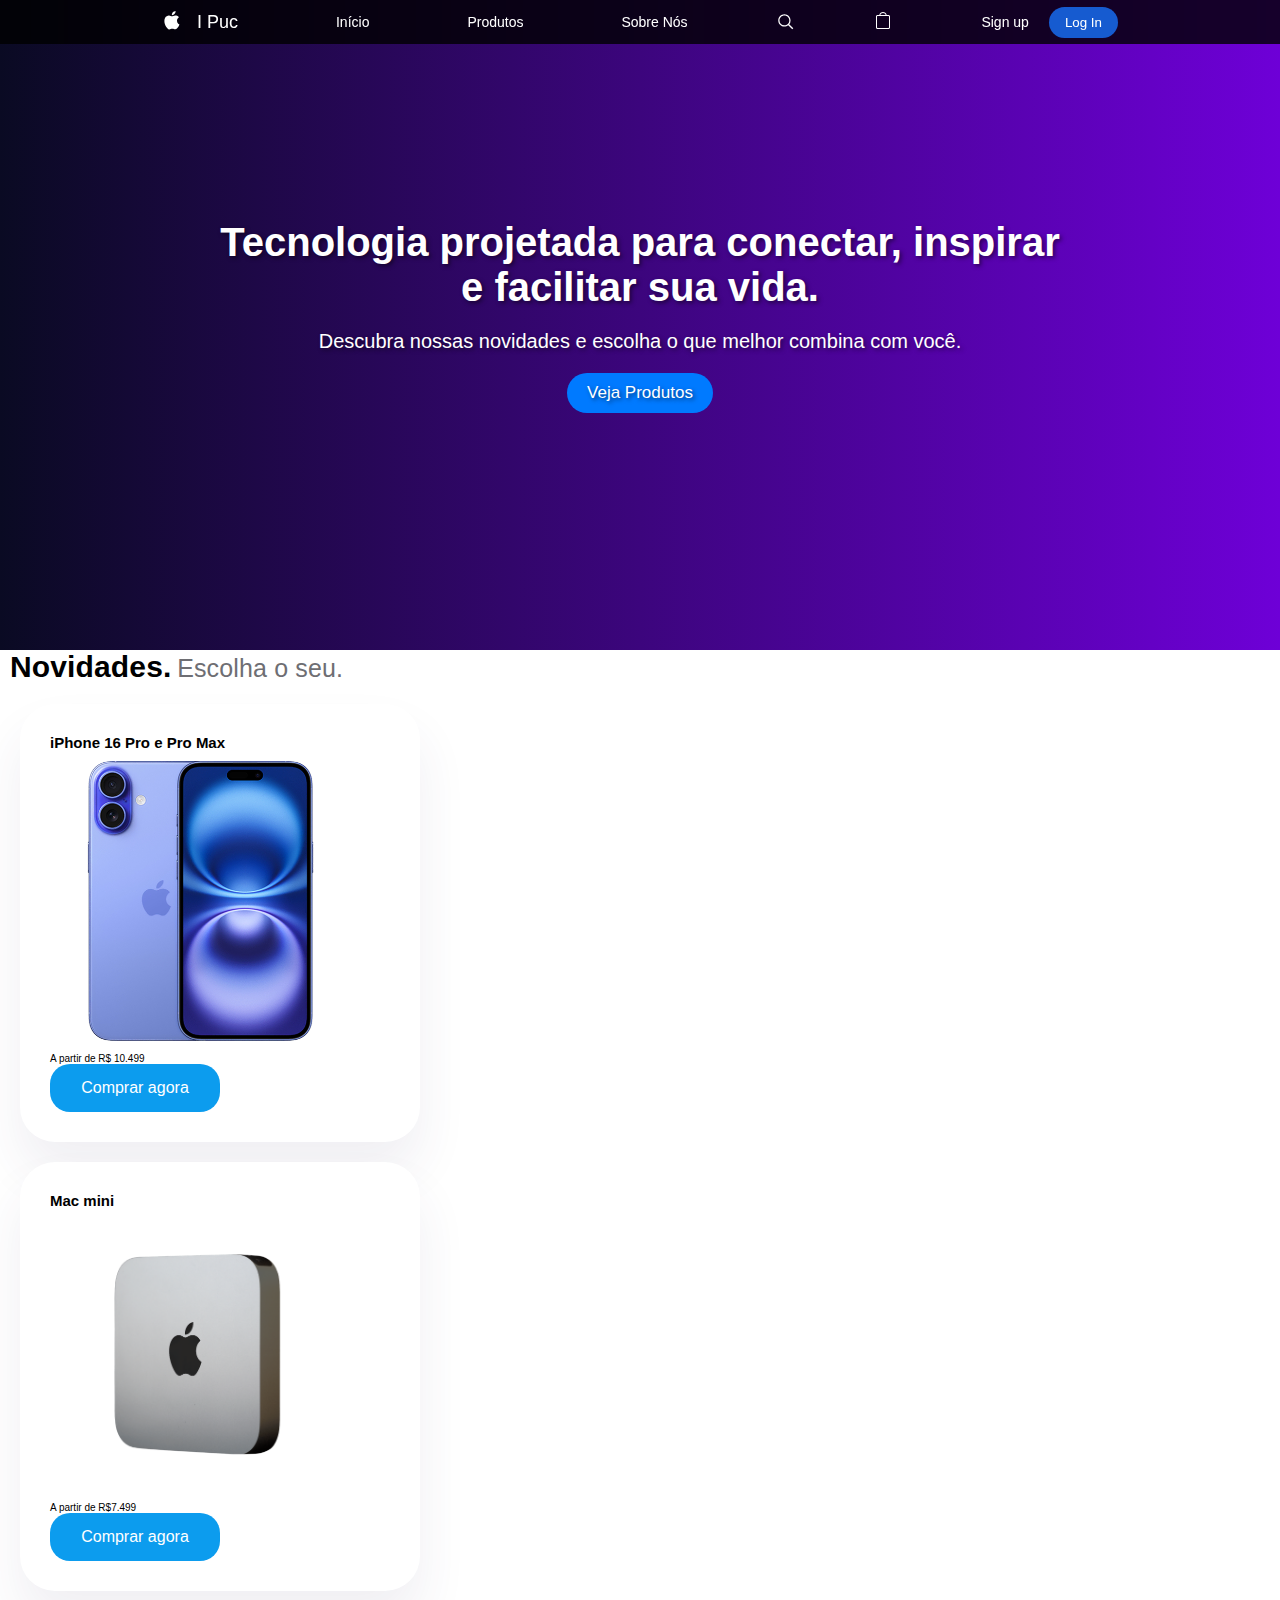
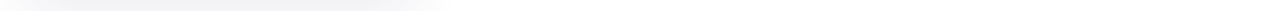
<file: index.html>
<!DOCTYPE html>
<html lang="en">

<head>
    <meta charset="UTF-8">
    <meta name="viewport" content="width=device-width, initial-scale=1.0">
    <title>Document</title>
    <script src="js/main.js" defer></script>
    <link rel="stylesheet" href="./css/components/header.css">
    <link rel="stylesheet" href="./css/navStyle.css">
    <link rel="stylesheet" href="./css/home.css">
    <link rel="shortcut icon" href="/images/icons/apple.ico" type="image/x-icon">
</head>

<body>

    <header id="header"></header>
    <main id="content"></main>
    <!-- <footer id="footer"></footer> -->

</body>

</html>
</file>
<file: css/components/header.css>
.nav-list {
    list-style: none;
    display: flex;
    justify-content: space-between;
    align-items: center;
    margin: 0 -1rem;
}

.nav-list-mobile {
    display: none;
}

.nav-link {
    font-size: 1.4rem;
    color: #fff;
    padding: 0 1rem;
    transition: opacity .5s;
    cursor: pointer;
}

.nav-link:hover {
    opacity: .7;
}

.nav-link-ipuc {
    font-size: 1.6rem;
    height: 4.4rem;
    width: 2rem;
    background: url('/images/icons/apple.svg') no-repeat center;
    background-size: contain;
    margin-right: 0.5rem;
    /* Espaço entre logo e texto */
}

.text-logo {
    font-size: 1.8rem;
    color: #fff;
}

.nav-link-search {
    font-size: 1.6rem;
    height: 4.4rem;
    background: url('/images/icons/search.svg') no-repeat center;
}

.nav-link-bag {
    font-size: 1.6rem;
    height: 4.4rem;
    background: url('/images/icons/bag.svg') no-repeat center;
}

.login-container {
    display: flex;
    flex-direction: row;
    gap: 10px;
    justify-content: center;
    align-items: center;
}
</file>
<file: css/navStyle.css>
@import url('https://fonts.cdnfonts.com/css/sf-pro-display');

/* Estilos Globais */
*,
*::before,
*::after {
  margin: 0;
  padding: 0;
  box-sizing: border-box;
}

html {
  font-size: 10px;
  font-family: 'SF Pro Display', sans-serif;
}

a {
  display: block;
  text-decoration: none;
}

.container {
  max-width: 98rem;
  margin: 0 auto;
  padding: 0 2.2rem;
}

header {
  position: fixed;
  top: 0;
  z-index: 1400;
  width: 100%;
  height: 4.4rem;
  background-color: rgba(0,0,0,.8);
  backdrop-filter: blur(2rem);
}

.logo-container {
  display: flex;
  align-items: center;
}

.login-button {
background-color: #165bd0;
color: #fff;
padding: 0.8rem 1.6rem;
border-radius: 10rem;
border: none;
cursor: pointer;
transition: background-color .5s;
}

.login-button:hover {
  background-color: #3e6dbb;
}
</file>
<file: css/home.css>
@import url('https://fonts.cdnfonts.com/css/sf-pro-display');

/* Estilos Globais */
*,
*::before,
*::after {
  margin: 0;
  padding: 0;
  box-sizing: border-box;
}
h1 {
  margin: 20px;
}

.hero {
  color: #fff; /* Ajuste para uma cor que contraste com o gradiente */
  text-shadow: 2px 2px 4px rgba(0, 0, 0, 0.5); /* Adiciona sombra para melhor legibilidade */
  text-align: center;
  font-size: 20px;
  padding: 200px;
  background: linear-gradient(90deg, #0a0a23, #6e00d7, #ff5a5f, #ffd75f);
  height: 650px;
  background-size: 300% 300%; /* Para suavizar a transição */
  animation: gradientAnimation 10s ease infinite;
  padding-bottom: 50px;
  position: relative;
  z-index: 1;
}

@keyframes gradientAnimation {
  0% { background-position: 0% 50%; }
  50% { background-position: 100% 50%; }
  100% { background-position: 0% 50%; }
}
.cta-button {
  background-color: #007aff;
    color: white;
    padding: 10px 20px;
    border-radius: 20px;
    text-align: center;
    text-decoration: none;
    display: inline-block;
    margin-top: 20px; /* Espaço acima */
    margin-bottom: 20px; /* Espaço abaixo */
    transition: background-color 0.3s;
    font-size: 17px;
}

.cta-button:hover {
  background-color: #005bb5;
}


.logo {
    font-size: 1.5rem;
    padding-right: 1rem;
}

.divulgacao {
  display: inline;
  font-size: 20px;
  letter-spacing: .007em;
}
.escolha {
  text-align: center;
  display: inline;
  color: #6E6E73;
  font-size: 25px;
}
.produtos {
  background-color: white;
  max-width: 400px;
  margin: 20px;
  box-shadow: 0 30px 50px rgba(65, 50, 100, 0.08);
  border-radius: 35px;
  padding: 30px;
  transition: transform 0.3s ease, box-shadow 0.3s ease;
 
}
.produtos:hover {
  transform: scale(1.05);
  box-shadow: 0 8px 16px rgba(0, 0, 0, 0.2);
}

.buy-product {
  background: #0c9cee;
  color: white;
  border: none;
  border-radius: 20px;
  width: 50%;
  font-size: 16px;
  padding: 15px 20px;
  cursor: pointer;
 
}
.buy-product:hover {
  background: #FFFFFF;
  color:#0c9cee;
  opacity: 0.9;
}
</file>
